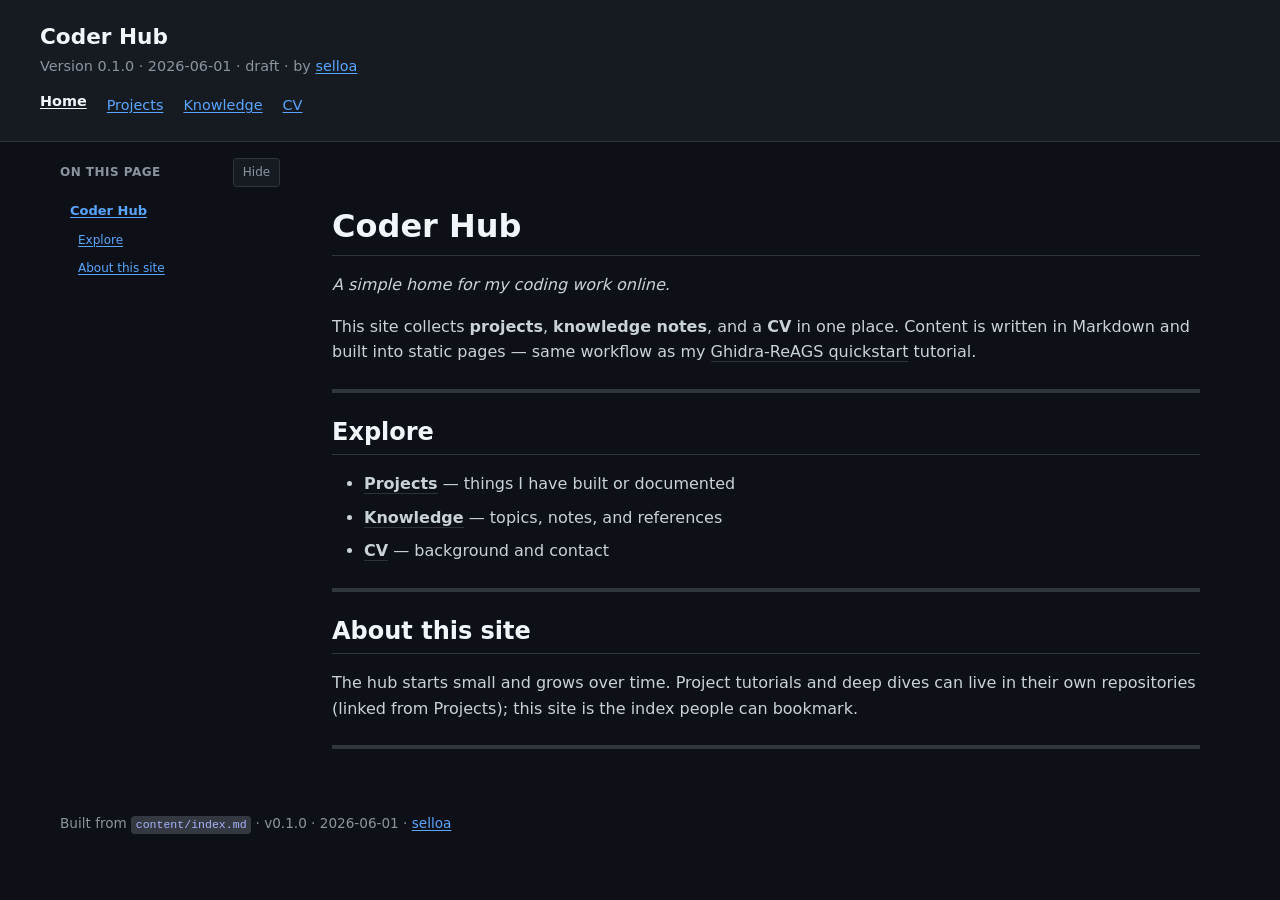
<file: index.html>
<!DOCTYPE html>
<html lang="en">
<head>
  <meta charset="UTF-8">
  <meta name="viewport" content="width=device-width, initial-scale=1.0">
  <meta name="color-scheme" content="dark">
  <title>Coder Hub</title>
  <meta name="description" content="Personal coding hub — projects, knowledge, and CV by selloa.">
  <link rel="icon" type="image/svg+xml" href="assets/favicon.svg">
  <link rel="stylesheet" href="assets/site.css">
</head>
<body class="markdown-export" data-theme="dark">
  <header class="site-header">
    <div class="wrap">
      <div id="google_translate_element" class="site-translate"></div>
      <h1>Coder Hub</h1>
      <p class="meta">Version 0.1.0 · 2026-06-01 · draft · by <a href="https://github.com/selloa" target="_blank" rel="noopener noreferrer">selloa</a></p>
    <nav class="site-topnav" aria-label="Site">
      <ul>
      <li><a href="index.html" aria-current="page">Home</a></li>
      <li><a href="projects/index.html">Projects</a></li>
      <li><a href="knowledge/index.html">Knowledge</a></li>
      <li><a href="cv/index.html">CV</a></li>
      </ul>
    </nav>
    </div>
  </header>
  <div class="site-layout">
    <button type="button" class="site-sidebar-show" id="sidebar-show" hidden aria-controls="site-sidebar" title="Show navigation">Show nav</button>
  <aside class="site-sidebar" id="site-sidebar" aria-label="Page sections">
    <div class="site-sidebar-header">
      <p class="site-sidebar-title">On this page</p>
      <button type="button" class="site-sidebar-toggle" id="sidebar-hide" aria-controls="site-sidebar" aria-expanded="true" title="Hide navigation">Hide</button>
    </div>
    <nav>
      <ul>
        <li class="sidebar-h1"><a href="#coder-hub">Coder Hub</a></li>
        <li class="sidebar-h2"><a href="#explore">Explore</a></li>
        <li class="sidebar-h2"><a href="#about-this-site">About this site</a></li>
      </ul>
    </nav>
  </aside>
    <main id="markview-container" class="markdown-body code-block-scroll">
    <h1 id="coder-hub">Coder Hub</h1>
    <p><em>A simple home for my coding work online.</em></p>
    <p>This site collects <strong>projects</strong>, <strong>knowledge notes</strong>, and a <strong>CV</strong> in one place. Content is written in Markdown and built into static pages — same workflow as my <a href="https://selloa.github.io/ghidra-reags-quickstart/" target="_blank" rel="noopener noreferrer">Ghidra-ReAGS quickstart</a> tutorial.</p>
    <hr>
    <h2 id="explore">Explore</h2>
    <ul>
    <li><strong><a href="projects/index.html">Projects</a></strong> — things I have built or documented</li>
    <li><strong><a href="knowledge/index.html">Knowledge</a></strong> — topics, notes, and references</li>
    <li><strong><a href="cv/index.html">CV</a></strong> — background and contact</li>
    </ul>
    <hr>
    <h2 id="about-this-site">About this site</h2>
    <p>The hub starts small and grows over time. Project tutorials and deep dives can live in their own repositories (linked from Projects); this site is the index people can bookmark.</p>
    <hr>
    </main>
  </div>
  <footer class="site-footer">
    <p>Built from <code>content/index.md</code> · v0.1.0 · 2026-06-01 · <a href="https://github.com/selloa" target="_blank" rel="noopener noreferrer">selloa</a></p>
  </footer>
  <a href="#" class="back-top" id="backTop" aria-label="Back to top">↑ Top</a>
  <script>
  (function () {
    var hideBtn = document.getElementById('sidebar-hide');
    var showBtn = document.getElementById('sidebar-show');
    var storageKey = 'coder-hub-sidebar-hidden-home';

    function setSidebarHidden(hidden) {
      document.body.classList.toggle('sidebar-hidden', hidden);
      if (hideBtn) hideBtn.setAttribute('aria-expanded', hidden ? 'false' : 'true');
      if (showBtn) showBtn.hidden = !hidden;
      try { localStorage.setItem(storageKey, hidden ? '1' : '0'); } catch (e) {}
    }

    try {
      if (localStorage.getItem(storageKey) === '1') setSidebarHidden(true);
    } catch (e) {}

    if (hideBtn) hideBtn.addEventListener('click', function () { setSidebarHidden(true); });
    if (showBtn) showBtn.addEventListener('click', function () { setSidebarHidden(false); });

    var backTop = document.getElementById('backTop');
    if (backTop) {
      window.addEventListener('scroll', function () {
        backTop.classList.toggle('visible', window.scrollY > 400);
      });
      backTop.addEventListener('click', function (e) {
        e.preventDefault();
        window.scrollTo({ top: 0, behavior: 'smooth' });
      });
    }
  })();
  </script>
  <script>
  function googleTranslateElementInit() {
    new google.translate.TranslateElement(
      { pageLanguage: 'en', includedLanguages: 'en,fr,it,de,es', layout: google.translate.TranslateElement.InlineLayout.HORIZONTAL },
      'google_translate_element'
    );
  }
  </script>
  <script src="https://translate.google.com/translate_a/element.js?cb=googleTranslateElementInit"></script>
</body>
</html>
</file>
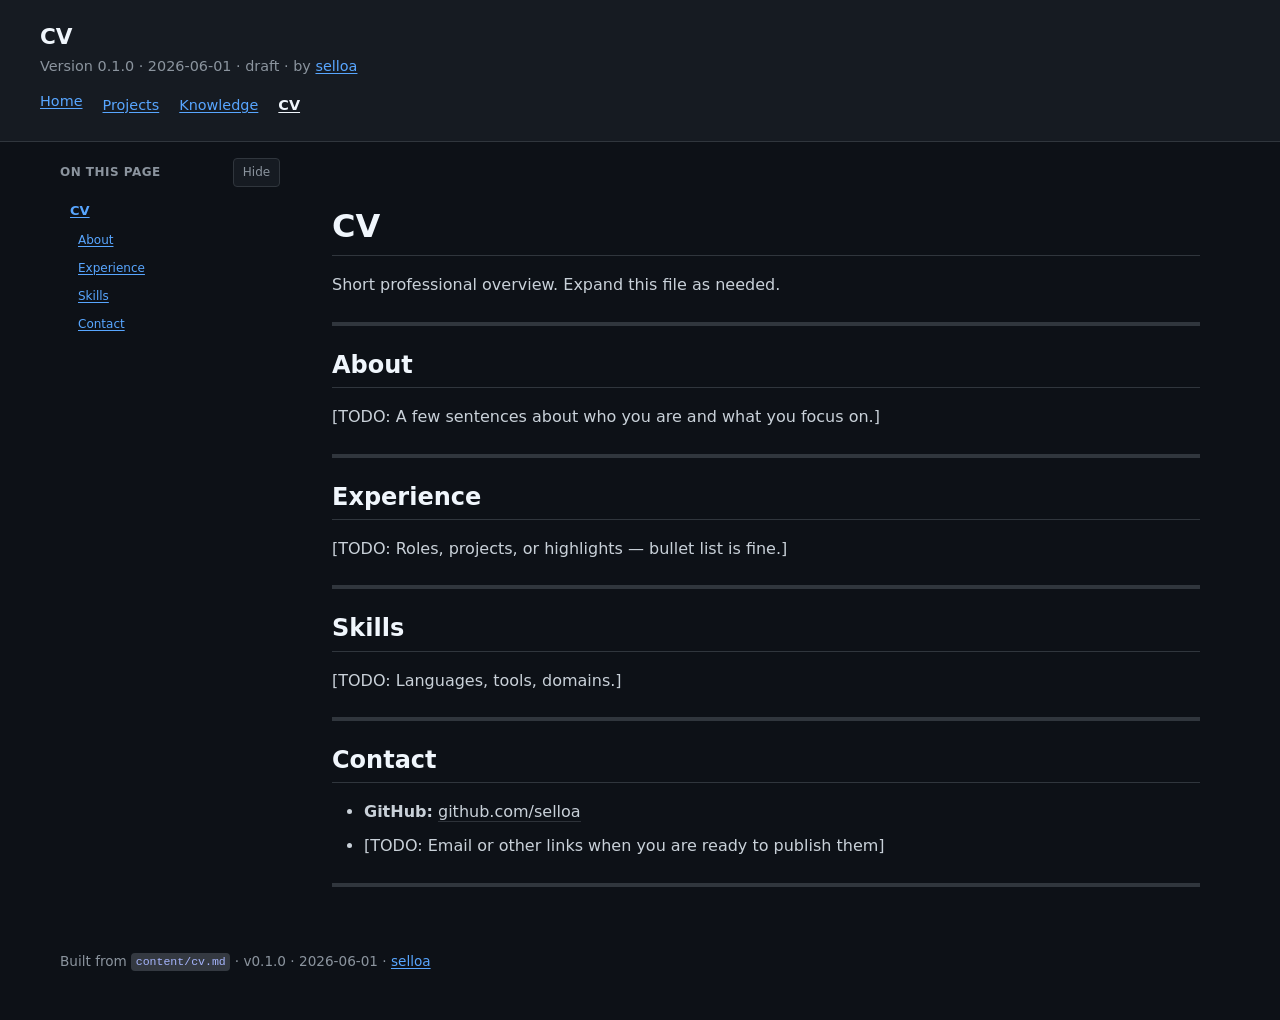
<file: cv/index.html>
<!DOCTYPE html>
<html lang="en">
<head>
  <meta charset="UTF-8">
  <meta name="viewport" content="width=device-width, initial-scale=1.0">
  <meta name="color-scheme" content="dark">
  <title>CV</title>
  <meta name="description" content="CV and contact — selloa.">
  <link rel="icon" type="image/svg+xml" href="../assets/favicon.svg">
  <link rel="stylesheet" href="../assets/site.css">
</head>
<body class="markdown-export" data-theme="dark">
  <header class="site-header">
    <div class="wrap">
      <div id="google_translate_element" class="site-translate"></div>
      <h1>CV</h1>
      <p class="meta">Version 0.1.0 · 2026-06-01 · draft · by <a href="https://github.com/selloa" target="_blank" rel="noopener noreferrer">selloa</a></p>
    <nav class="site-topnav" aria-label="Site">
      <ul>
      <li><a href="../index.html">Home</a></li>
      <li><a href="../projects/index.html">Projects</a></li>
      <li><a href="../knowledge/index.html">Knowledge</a></li>
      <li><a href="../cv/index.html" aria-current="page">CV</a></li>
      </ul>
    </nav>
    </div>
  </header>
  <div class="site-layout">
    <button type="button" class="site-sidebar-show" id="sidebar-show" hidden aria-controls="site-sidebar" title="Show navigation">Show nav</button>
  <aside class="site-sidebar" id="site-sidebar" aria-label="Page sections">
    <div class="site-sidebar-header">
      <p class="site-sidebar-title">On this page</p>
      <button type="button" class="site-sidebar-toggle" id="sidebar-hide" aria-controls="site-sidebar" aria-expanded="true" title="Hide navigation">Hide</button>
    </div>
    <nav>
      <ul>
        <li class="sidebar-h1"><a href="#cv">CV</a></li>
        <li class="sidebar-h2"><a href="#about">About</a></li>
        <li class="sidebar-h2"><a href="#experience">Experience</a></li>
        <li class="sidebar-h2"><a href="#skills">Skills</a></li>
        <li class="sidebar-h2"><a href="#contact">Contact</a></li>
      </ul>
    </nav>
  </aside>
    <main id="markview-container" class="markdown-body code-block-scroll">
    <h1 id="cv">CV</h1>
    <p>Short professional overview. Expand this file as needed.</p>
    <hr>
    <h2 id="about">About</h2>
    <p>[TODO: A few sentences about who you are and what you focus on.]</p>
    <hr>
    <h2 id="experience">Experience</h2>
    <p>[TODO: Roles, projects, or highlights — bullet list is fine.]</p>
    <hr>
    <h2 id="skills">Skills</h2>
    <p>[TODO: Languages, tools, domains.]</p>
    <hr>
    <h2 id="contact">Contact</h2>
    <ul>
    <li><strong>GitHub:</strong> <a href="https://github.com/selloa" target="_blank" rel="noopener noreferrer">github.com/selloa</a></li>
    <li>[TODO: Email or other links when you are ready to publish them]</li>
    </ul>
    <hr>
    </main>
  </div>
  <footer class="site-footer">
    <p>Built from <code>content/cv.md</code> · v0.1.0 · 2026-06-01 · <a href="https://github.com/selloa" target="_blank" rel="noopener noreferrer">selloa</a></p>
  </footer>
  <a href="#" class="back-top" id="backTop" aria-label="Back to top">↑ Top</a>
  <script>
  (function () {
    var hideBtn = document.getElementById('sidebar-hide');
    var showBtn = document.getElementById('sidebar-show');
    var storageKey = 'coder-hub-sidebar-hidden-cv';

    function setSidebarHidden(hidden) {
      document.body.classList.toggle('sidebar-hidden', hidden);
      if (hideBtn) hideBtn.setAttribute('aria-expanded', hidden ? 'false' : 'true');
      if (showBtn) showBtn.hidden = !hidden;
      try { localStorage.setItem(storageKey, hidden ? '1' : '0'); } catch (e) {}
    }

    try {
      if (localStorage.getItem(storageKey) === '1') setSidebarHidden(true);
    } catch (e) {}

    if (hideBtn) hideBtn.addEventListener('click', function () { setSidebarHidden(true); });
    if (showBtn) showBtn.addEventListener('click', function () { setSidebarHidden(false); });

    var backTop = document.getElementById('backTop');
    if (backTop) {
      window.addEventListener('scroll', function () {
        backTop.classList.toggle('visible', window.scrollY > 400);
      });
      backTop.addEventListener('click', function (e) {
        e.preventDefault();
        window.scrollTo({ top: 0, behavior: 'smooth' });
      });
    }
  })();
  </script>
  <script>
  function googleTranslateElementInit() {
    new google.translate.TranslateElement(
      { pageLanguage: 'en', includedLanguages: 'en,fr,it,de,es', layout: google.translate.TranslateElement.InlineLayout.HORIZONTAL },
      'google_translate_element'
    );
  }
  </script>
  <script src="https://translate.google.com/translate_a/element.js?cb=googleTranslateElementInit"></script>
</body>
</html>
</file>
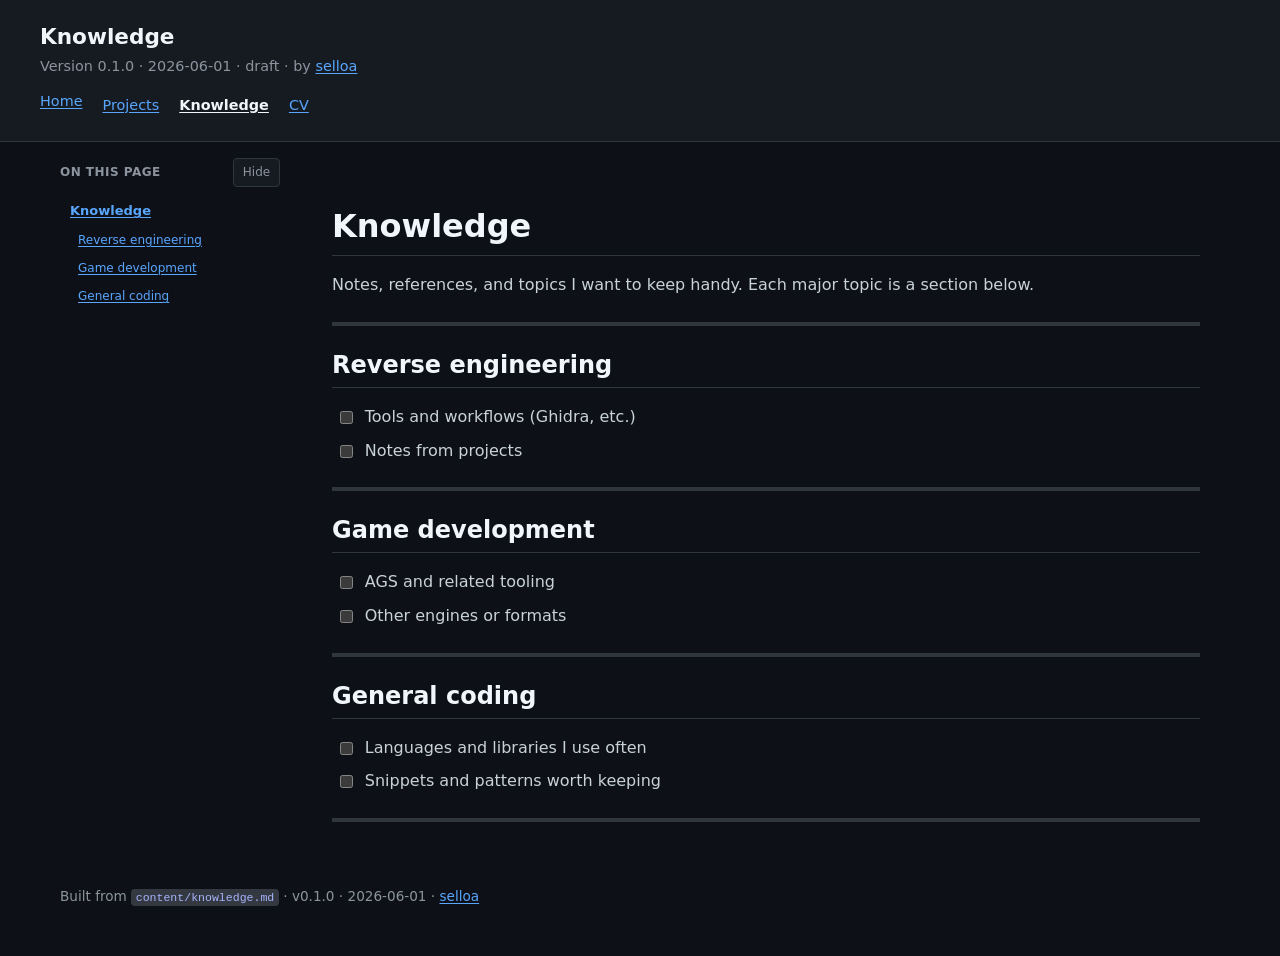
<file: knowledge/index.html>
<!DOCTYPE html>
<html lang="en">
<head>
  <meta charset="UTF-8">
  <meta name="viewport" content="width=device-width, initial-scale=1.0">
  <meta name="color-scheme" content="dark">
  <title>Knowledge</title>
  <meta name="description" content="Knowledge notes and topics by selloa.">
  <link rel="icon" type="image/svg+xml" href="../assets/favicon.svg">
  <link rel="stylesheet" href="../assets/site.css">
</head>
<body class="markdown-export" data-theme="dark">
  <header class="site-header">
    <div class="wrap">
      <div id="google_translate_element" class="site-translate"></div>
      <h1>Knowledge</h1>
      <p class="meta">Version 0.1.0 · 2026-06-01 · draft · by <a href="https://github.com/selloa" target="_blank" rel="noopener noreferrer">selloa</a></p>
    <nav class="site-topnav" aria-label="Site">
      <ul>
      <li><a href="../index.html">Home</a></li>
      <li><a href="../projects/index.html">Projects</a></li>
      <li><a href="../knowledge/index.html" aria-current="page">Knowledge</a></li>
      <li><a href="../cv/index.html">CV</a></li>
      </ul>
    </nav>
    </div>
  </header>
  <div class="site-layout">
    <button type="button" class="site-sidebar-show" id="sidebar-show" hidden aria-controls="site-sidebar" title="Show navigation">Show nav</button>
  <aside class="site-sidebar" id="site-sidebar" aria-label="Page sections">
    <div class="site-sidebar-header">
      <p class="site-sidebar-title">On this page</p>
      <button type="button" class="site-sidebar-toggle" id="sidebar-hide" aria-controls="site-sidebar" aria-expanded="true" title="Hide navigation">Hide</button>
    </div>
    <nav>
      <ul>
        <li class="sidebar-h1"><a href="#knowledge">Knowledge</a></li>
        <li class="sidebar-h2"><a href="#reverse-engineering">Reverse engineering</a></li>
        <li class="sidebar-h2"><a href="#game-development">Game development</a></li>
        <li class="sidebar-h2"><a href="#general-coding">General coding</a></li>
      </ul>
    </nav>
  </aside>
    <main id="markview-container" class="markdown-body code-block-scroll">
    <h1 id="knowledge">Knowledge</h1>
    <p>Notes, references, and topics I want to keep handy. Each major topic is a section below.</p>
    <hr>
    <h2 id="reverse-engineering">Reverse engineering</h2>
    <ul class="task-list">
    <li class="task-list-item"><input type="checkbox"> Tools and workflows (Ghidra, etc.)</li>
    <li class="task-list-item"><input type="checkbox"> Notes from projects</li>
    </ul>
    <hr>
    <h2 id="game-development">Game development</h2>
    <ul class="task-list">
    <li class="task-list-item"><input type="checkbox"> AGS and related tooling</li>
    <li class="task-list-item"><input type="checkbox"> Other engines or formats</li>
    </ul>
    <hr>
    <h2 id="general-coding">General coding</h2>
    <ul class="task-list">
    <li class="task-list-item"><input type="checkbox"> Languages and libraries I use often</li>
    <li class="task-list-item"><input type="checkbox"> Snippets and patterns worth keeping</li>
    </ul>
    <hr>
    </main>
  </div>
  <footer class="site-footer">
    <p>Built from <code>content/knowledge.md</code> · v0.1.0 · 2026-06-01 · <a href="https://github.com/selloa" target="_blank" rel="noopener noreferrer">selloa</a></p>
  </footer>
  <a href="#" class="back-top" id="backTop" aria-label="Back to top">↑ Top</a>
  <script>
  (function () {
    var hideBtn = document.getElementById('sidebar-hide');
    var showBtn = document.getElementById('sidebar-show');
    var storageKey = 'coder-hub-sidebar-hidden-knowledge';

    function setSidebarHidden(hidden) {
      document.body.classList.toggle('sidebar-hidden', hidden);
      if (hideBtn) hideBtn.setAttribute('aria-expanded', hidden ? 'false' : 'true');
      if (showBtn) showBtn.hidden = !hidden;
      try { localStorage.setItem(storageKey, hidden ? '1' : '0'); } catch (e) {}
    }

    try {
      if (localStorage.getItem(storageKey) === '1') setSidebarHidden(true);
    } catch (e) {}

    if (hideBtn) hideBtn.addEventListener('click', function () { setSidebarHidden(true); });
    if (showBtn) showBtn.addEventListener('click', function () { setSidebarHidden(false); });

    var backTop = document.getElementById('backTop');
    if (backTop) {
      window.addEventListener('scroll', function () {
        backTop.classList.toggle('visible', window.scrollY > 400);
      });
      backTop.addEventListener('click', function (e) {
        e.preventDefault();
        window.scrollTo({ top: 0, behavior: 'smooth' });
      });
    }
  })();
  </script>
  <script>
  function googleTranslateElementInit() {
    new google.translate.TranslateElement(
      { pageLanguage: 'en', includedLanguages: 'en,fr,it,de,es', layout: google.translate.TranslateElement.InlineLayout.HORIZONTAL },
      'google_translate_element'
    );
  }
  </script>
  <script src="https://translate.google.com/translate_a/element.js?cb=googleTranslateElementInit"></script>
</body>
</html>
</file>
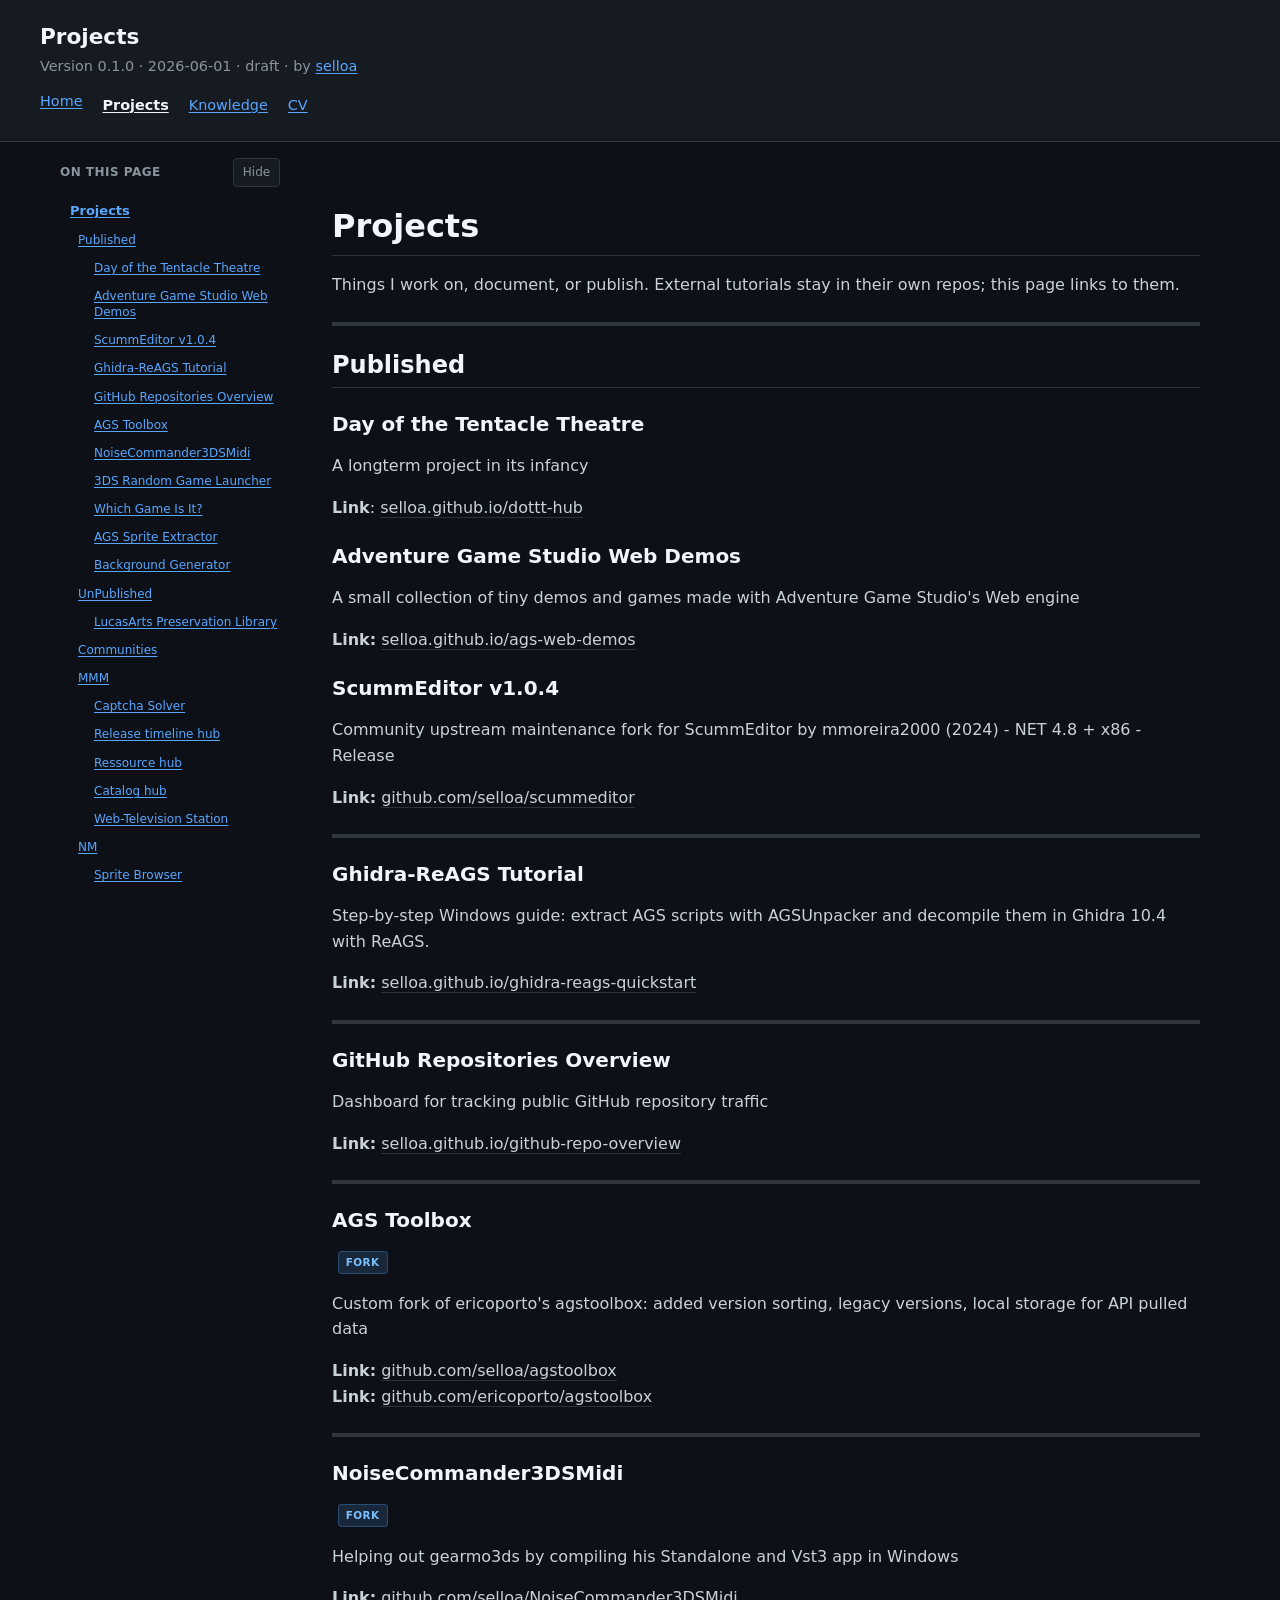
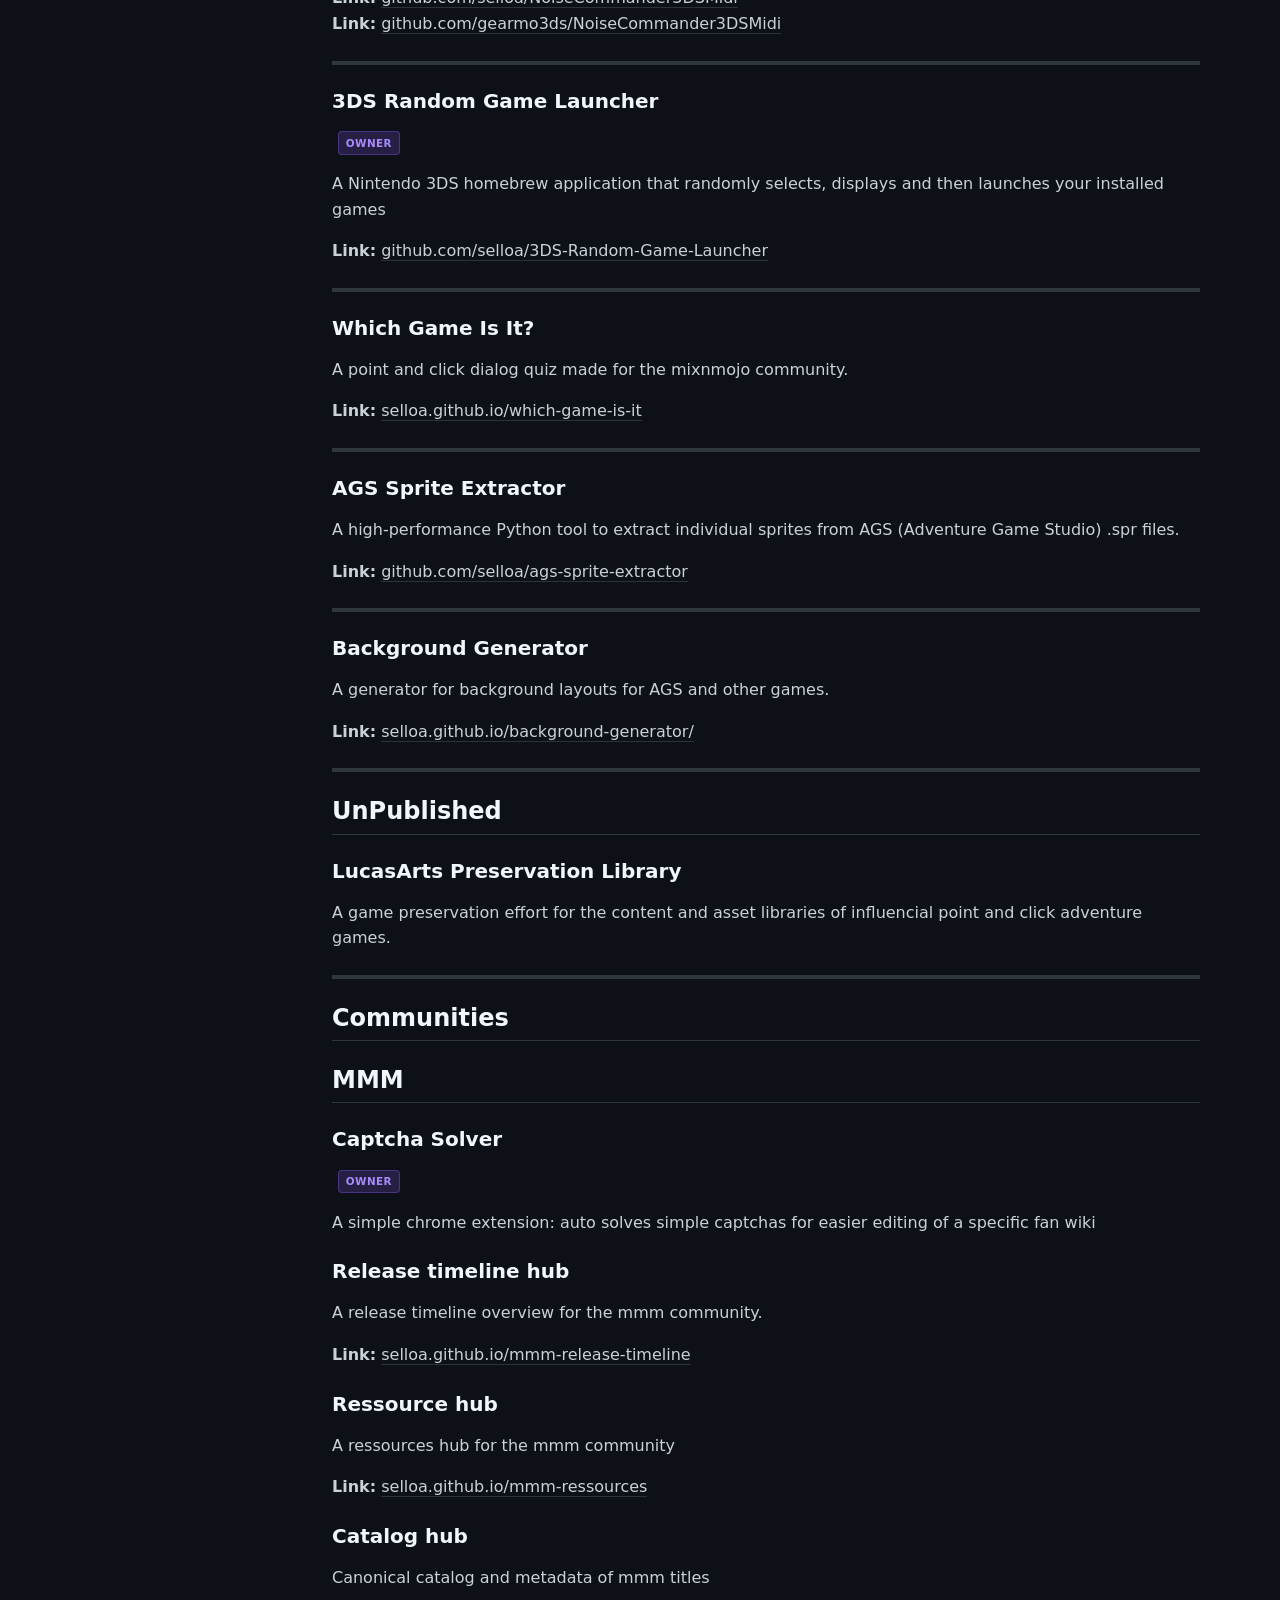
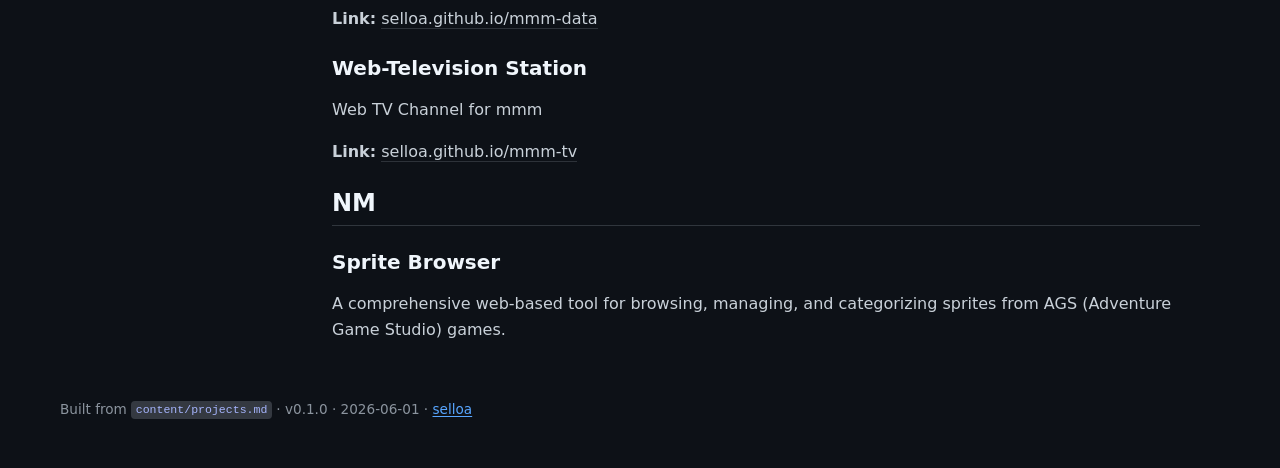
<file: projects/index.html>
<!DOCTYPE html>
<html lang="en">
<head>
  <meta charset="UTF-8">
  <meta name="viewport" content="width=device-width, initial-scale=1.0">
  <meta name="color-scheme" content="dark">
  <title>Projects</title>
  <meta name="description" content="Projects and tutorials by selloa.">
  <link rel="icon" type="image/svg+xml" href="../assets/favicon.svg">
  <link rel="stylesheet" href="../assets/site.css">
</head>
<body class="markdown-export" data-theme="dark">
  <header class="site-header">
    <div class="wrap">
      <div id="google_translate_element" class="site-translate"></div>
      <h1>Projects</h1>
      <p class="meta">Version 0.1.0 · 2026-06-01 · draft · by <a href="https://github.com/selloa" target="_blank" rel="noopener noreferrer">selloa</a></p>
    <nav class="site-topnav" aria-label="Site">
      <ul>
      <li><a href="../index.html">Home</a></li>
      <li><a href="../projects/index.html" aria-current="page">Projects</a></li>
      <li><a href="../knowledge/index.html">Knowledge</a></li>
      <li><a href="../cv/index.html">CV</a></li>
      </ul>
    </nav>
    </div>
  </header>
  <div class="site-layout">
    <button type="button" class="site-sidebar-show" id="sidebar-show" hidden aria-controls="site-sidebar" title="Show navigation">Show nav</button>
  <aside class="site-sidebar" id="site-sidebar" aria-label="Page sections">
    <div class="site-sidebar-header">
      <p class="site-sidebar-title">On this page</p>
      <button type="button" class="site-sidebar-toggle" id="sidebar-hide" aria-controls="site-sidebar" aria-expanded="true" title="Hide navigation">Hide</button>
    </div>
    <nav>
      <ul>
        <li class="sidebar-h1"><a href="#projects">Projects</a></li>
        <li class="sidebar-h2"><a href="#published">Published</a></li>
        <li class="sidebar-h3"><a href="#day-of-the-tentacle-theatre">Day of the Tentacle Theatre</a></li>
        <li class="sidebar-h3"><a href="#adventure-game-studio-web-demos">Adventure Game Studio Web Demos</a></li>
        <li class="sidebar-h3"><a href="#scummeditor-v104">ScummEditor v1.0.4</a></li>
        <li class="sidebar-h3"><a href="#ghidra-reags-tutorial">Ghidra-ReAGS Tutorial</a></li>
        <li class="sidebar-h3"><a href="#github-repositories-overview">GitHub Repositories Overview</a></li>
        <li class="sidebar-h3"><a href="#ags-toolbox">AGS Toolbox</a></li>
        <li class="sidebar-h3"><a href="#noisecommander3dsmidi">NoiseCommander3DSMidi</a></li>
        <li class="sidebar-h3"><a href="#3ds-random-game-launcher">3DS Random Game Launcher</a></li>
        <li class="sidebar-h3"><a href="#which-game-is-it">Which Game Is It?</a></li>
        <li class="sidebar-h3"><a href="#ags-sprite-extractor">AGS Sprite Extractor</a></li>
        <li class="sidebar-h3"><a href="#background-generator">Background Generator</a></li>
        <li class="sidebar-h2"><a href="#unpublished">UnPublished</a></li>
        <li class="sidebar-h3"><a href="#lucasarts-preservation-library">LucasArts Preservation Library</a></li>
        <li class="sidebar-h2"><a href="#communities">Communities</a></li>
        <li class="sidebar-h2"><a href="#mmm">MMM</a></li>
        <li class="sidebar-h3"><a href="#captcha-solver">Captcha Solver</a></li>
        <li class="sidebar-h3"><a href="#release-timeline-hub">Release timeline hub</a></li>
        <li class="sidebar-h3"><a href="#ressource-hub">Ressource hub</a></li>
        <li class="sidebar-h3"><a href="#catalog-hub">Catalog hub</a></li>
        <li class="sidebar-h3"><a href="#web-television-station">Web-Television Station</a></li>
        <li class="sidebar-h2"><a href="#nm">NM</a></li>
        <li class="sidebar-h3"><a href="#sprite-browser">Sprite Browser</a></li>
      </ul>
    </nav>
  </aside>
    <main id="markview-container" class="markdown-body code-block-scroll">
    <h1 id="projects">Projects</h1>
    <p>Things I work on, document, or publish. External tutorials stay in their own repos; this page links to them.</p>
    <hr>
    <h2 id="published">Published</h2>
    <h3 id="day-of-the-tentacle-theatre">Day of the Tentacle Theatre</h3>
    <p>A longterm project in its infancy</p>
    <p><strong>Link</strong>: <a href="https://selloa.github.io/dottt-hub/" target="_blank" rel="noopener noreferrer">selloa.github.io/dottt-hub</a></p>
    <h3 id="adventure-game-studio-web-demos">Adventure Game Studio Web Demos</h3>
    <p>A small collection of tiny demos and games made with Adventure Game Studio's  Web engine</p>
    <p><strong>Link:</strong> <a href="[https://selloa.github.io/ags-web-demos/">selloa.github.io/ags-web-demos</a></p>
    <h3 id="scummeditor-v104">ScummEditor v1.0.4</h3>
    <p>Community upstream maintenance fork for ScummEditor by mmoreira2000 (2024) - NET 4.8 + x86 - Release</p>
    <p><strong>Link:</strong> <a href="https://github.com/selloa/scummeditor" target="_blank" rel="noopener noreferrer">github.com/selloa/scummeditor</a></p>
    <hr>
    <h3 id="ghidra-reags-tutorial">Ghidra-ReAGS Tutorial</h3>
    <p>Step-by-step Windows guide: extract AGS scripts with AGSUnpacker and decompile them in Ghidra 10.4 with ReAGS.</p>
    <p><strong>Link:</strong> <a href="https://selloa.github.io/ghidra-reags-quickstart/" target="_blank" rel="noopener noreferrer">selloa.github.io/ghidra-reags-quickstart</a></p>
    <hr>
    <h3 id="github-repositories-overview">GitHub Repositories Overview</h3>
    <p>Dashboard for tracking public GitHub repository traffic</p>
    <p><strong>Link:</strong> <a href="https://selloa.github.io/github-repo-overview/" target="_blank" rel="noopener noreferrer">selloa.github.io/github-repo-overview</a></p>
    <hr>
    <h3 id="ags-toolbox">AGS Toolbox</h3>
    <p><span class="tag-badge tag-fork">fork</span></p>
    <p>Custom fork of ericoporto's agstoolbox: added version sorting, legacy versions, local storage for API pulled data</p>
    <p><strong>Link:</strong> <a href="https://github.com/selloa/agstoolbox/" target="_blank" rel="noopener noreferrer">github.com/selloa/agstoolbox</a><br>
    <strong>Link:</strong> <a href="https://github.com/ericoporto/agstoolbox" target="_blank" rel="noopener noreferrer">github.com/ericoporto/agstoolbox</a></p>
    <hr>
    <h3 id="noisecommander3dsmidi">NoiseCommander3DSMidi</h3>
    <p><span class="tag-badge tag-fork">fork</span></p>
    <p>Helping out gearmo3ds by compiling his Standalone and Vst3 app in Windows</p>
    <p><strong>Link:</strong> <a href="https://github.com/selloa/NoiseCommander3DSMidi/" target="_blank" rel="noopener noreferrer">github.com/selloa/NoiseCommander3DSMidi</a><br>
    <strong>Link:</strong> <a href="https://github.com/gearmo3ds/NoiseCommander3DSMidi/" target="_blank" rel="noopener noreferrer">github.com/gearmo3ds/NoiseCommander3DSMidi</a></p>
    <hr>
    <h3 id="3ds-random-game-launcher">3DS Random Game Launcher</h3>
    <p><span class="tag-badge tag-owner">owner</span></p>
    <p>A Nintendo 3DS homebrew application that randomly selects, displays and then launches your installed games</p>
    <p><strong>Link:</strong> <a href="https://github.com/selloa/3DS-Random-Game-Launcher/" target="_blank" rel="noopener noreferrer">github.com/selloa/3DS-Random-Game-Launcher</a></p>
    <hr>
    <h3 id="which-game-is-it">Which Game Is It?</h3>
    <p>A point and click dialog quiz made for the mixnmojo community.</p>
    <p><strong>Link:</strong> <a href="https://selloa.github.io/which-game-is-it/" target="_blank" rel="noopener noreferrer">selloa.github.io/which-game-is-it</a></p>
    <hr>
    <h3 id="ags-sprite-extractor">AGS Sprite Extractor</h3>
    <p>A high-performance Python tool to extract individual sprites from AGS (Adventure Game Studio) .spr files.</p>
    <p><strong>Link:</strong> <a href="https://github.com/selloa/ags-sprite-extractor" target="_blank" rel="noopener noreferrer">github.com/selloa/ags-sprite-extractor</a></p>
    <hr>
    <h3 id="background-generator">Background Generator</h3>
    <p>A generator for background layouts for AGS and other games.</p>
    <p><strong>Link:</strong> <a href="https://selloa.github.io/background-generator/" target="_blank" rel="noopener noreferrer">selloa.github.io/background-generator/</a></p>
    <hr>
    <h2 id="unpublished">UnPublished</h2>
    <h3 id="lucasarts-preservation-library">LucasArts Preservation Library</h3>
    <p>A game preservation effort for the content and asset libraries of influencial point and click adventure games.</p>
    <hr>
    <h2 id="communities">Communities</h2>
    <h2 id="mmm">MMM</h2>
    <h3 id="captcha-solver">Captcha Solver</h3>
    <p><span class="tag-badge tag-owner">owner</span></p>
    <p>A simple chrome extension: auto solves simple captchas for easier editing of a specific fan wiki</p>
    <h3 id="release-timeline-hub">Release timeline hub</h3>
    <p>A release timeline overview for the mmm community.</p>
    <p><strong>Link:</strong> <a href="https://selloa.github.io/mmm-release-timeline/" target="_blank" rel="noopener noreferrer">selloa.github.io/mmm-release-timeline</a></p>
    <h3 id="ressource-hub">Ressource hub</h3>
    <p>A ressources hub for the mmm community</p>
    <p><strong>Link:</strong> <a href="https://selloa.github.io/mmm-ressources/" target="_blank" rel="noopener noreferrer">selloa.github.io/mmm-ressources</a></p>
    <h3 id="catalog-hub">Catalog hub</h3>
    <p>Canonical catalog and metadata of mmm titles</p>
    <p><strong>Link:</strong> <a href="https://selloa.github.io/mmm-data/" target="_blank" rel="noopener noreferrer">selloa.github.io/mmm-data</a></p>
    <h3 id="web-television-station">Web-Television Station</h3>
    <p>Web TV Channel for mmm</p>
    <p><strong>Link:</strong> <a href="https://selloa.github.io/mmm-tv/" target="_blank" rel="noopener noreferrer">selloa.github.io/mmm-tv</a></p>
    <h2 id="nm">NM</h2>
    <h3 id="sprite-browser">Sprite Browser</h3>
    <p>A comprehensive web-based tool for browsing, managing, and categorizing sprites from AGS (Adventure Game Studio) games.</p>
    </main>
  </div>
  <footer class="site-footer">
    <p>Built from <code>content/projects.md</code> · v0.1.0 · 2026-06-01 · <a href="https://github.com/selloa" target="_blank" rel="noopener noreferrer">selloa</a></p>
  </footer>
  <a href="#" class="back-top" id="backTop" aria-label="Back to top">↑ Top</a>
  <script>
  (function () {
    var hideBtn = document.getElementById('sidebar-hide');
    var showBtn = document.getElementById('sidebar-show');
    var storageKey = 'coder-hub-sidebar-hidden-projects';

    function setSidebarHidden(hidden) {
      document.body.classList.toggle('sidebar-hidden', hidden);
      if (hideBtn) hideBtn.setAttribute('aria-expanded', hidden ? 'false' : 'true');
      if (showBtn) showBtn.hidden = !hidden;
      try { localStorage.setItem(storageKey, hidden ? '1' : '0'); } catch (e) {}
    }

    try {
      if (localStorage.getItem(storageKey) === '1') setSidebarHidden(true);
    } catch (e) {}

    if (hideBtn) hideBtn.addEventListener('click', function () { setSidebarHidden(true); });
    if (showBtn) showBtn.addEventListener('click', function () { setSidebarHidden(false); });

    var backTop = document.getElementById('backTop');
    if (backTop) {
      window.addEventListener('scroll', function () {
        backTop.classList.toggle('visible', window.scrollY > 400);
      });
      backTop.addEventListener('click', function (e) {
        e.preventDefault();
        window.scrollTo({ top: 0, behavior: 'smooth' });
      });
    }
  })();
  </script>
  <script>
  function googleTranslateElementInit() {
    new google.translate.TranslateElement(
      { pageLanguage: 'en', includedLanguages: 'en,fr,it,de,es', layout: google.translate.TranslateElement.InlineLayout.HORIZONTAL },
      'google_translate_element'
    );
  }
  </script>
  <script src="https://translate.google.com/translate_a/element.js?cb=googleTranslateElementInit"></script>
</body>
</html>
</file>
<file: assets/site.css>
* { margin: 0; padding: 0; box-sizing: border-box; }

body {
  font-family: system-ui, -apple-system, BlinkMacSystemFont, 'Segoe UI', Roboto, 'Helvetica Neue', Arial, sans-serif;
  font-size: 16px;
  line-height: 1.6;
  color: #333;
  background: white;
}

.markdown-body {
  margin: 0 auto;
  padding: 40px 20px;
}

h1, h2, h3, h4, h5, h6 {
  margin: 24px 0 16px;
  font-weight: 600;
  line-height: 1.25;
}

h1 { font-size: 2em; }
h2 { font-size: 1.5em; border-bottom: 1px solid #eaecef; padding-bottom: 0.3em; }
h3 { font-size: 1.25em; }
h4 { font-size: 1em; }
h5 { font-size: 0.875em; }
h6 { font-size: 0.85em; color: #6a737d; }

p { margin: 0 0 16px; }

a { color: #4f6fe8; text-decoration: underline; text-underline-offset: 2px; text-decoration-thickness: 1px; }
a:hover { text-decoration-thickness: 2px; }

strong { font-weight: 600; }
em { font-style: italic; }

/* <mark> (==text==) and <ins> (++text++) — mirror src/styles/content/markdown-extended.css.
   Palette tokens are resolved per-theme via resolveCSSVariables() + css-themes.ts.
   The :not() exclusions prevent this default from overriding annotation highlight
   colors — live DOM uses .markview-annotation-highlight (stripped during export),
   and the export path wraps annotations in .markview-export-highlight. */
mark:not(.markview-annotation-highlight):not(.markview-export-highlight) {
  background-color: rgba(234, 179, 8, 0.28);
  color: #713f12;
  padding: 2px 4px;
  border-radius: 2px;
}

ins {
  text-decoration: none;
  background-color: rgba(16, 185, 129, 0.24);
  color: #064e3b;
  padding: 2px 4px;
  border-radius: 2px;
}

code {
  padding: 0.2em 0.4em;
  margin: 0;
  font-size: 85%;
  background-color: #f6f8fa;
  border-radius: 4px;
  font-family: 'SF Mono', 'Monaco', 'Menlo', 'Consolas', 'Liberation Mono', 'Courier New', monospace;
  color: #5a6fd6;
}

pre {
  padding: 16px;
  overflow: auto;
  font-family: 'SF Mono', 'Monaco', 'Menlo', 'Consolas', 'Liberation Mono', 'Courier New', monospace;
  font-size: 14px;
  line-height: 1.45;
  background-color: #f6f8fa;
  border-radius: 6px;
  margin: 0 0 16px;
}

pre code {
  display: inline;
  padding: 0;
  margin: 0;
  overflow: visible;
  font-size: 1em;
  line-height: inherit;
  background-color: transparent;
  color: inherit;
}

img {
  max-width: 100%;
  height: auto;
  margin: 16px 0;
}

blockquote {
  padding: 0 1em;
  color: #6a737d;
  border-left: 0.25em solid #dfe2e5;
  margin: 0 0 16px;
}

ul, ol {
  padding-left: 2em;
  margin: 0 0 16px;
}

li { margin-bottom: 8px; }

table {
  border-collapse: collapse;
  width: 100%;
  max-width: 100%;
  margin: 0 0 16px;
  display: block;
  overflow-x: auto;
}

thead, tbody, tfoot { display: table-row-group; }
tr { display: table-row; }
th, td { display: table-cell; }

th, td {
  padding: 6px 13px;
  border: 1px solid #dfe2e5;
}

th { background-color: #f6f8fa; font-weight: 600; }

hr {
  height: 0;
  margin: 24px 0;
  padding: 0;
  border: none;
  border-top: 1px solid #dfe2e5;
}

/* ========== Task Lists ========== */
input[type="checkbox"] {
  margin-right: 0.5em;
  vertical-align: middle;
}

li.task-list-item {
  list-style-type: none;
  margin-left: -1.5em;
}

/* ========== Details/Summary ========== */
details {
  margin: 16px 0;
  padding: 8px 16px;
  background: #f6f8fa;
  border-radius: 6px;
}

summary {
  cursor: pointer;
  font-weight: 600;
  padding: 8px 0;
}

details[open] summary {
  margin-bottom: 8px;
}

/* ========== Footnotes ========== */
.footnotes {
  margin-top: 32px;
  padding-top: 16px;
  border-top: 1px solid #eaecef;
  font-size: 0.9em;
}

.footnotes ol {
  padding-left: 1.5em;
}

.footnote-ref {
  font-size: 0.75em;
  vertical-align: super;
}

  

/* Inline code styling */
code {
  background: #f6f8fa !important;
  padding: 0.2em 0.4em !important;
  border-radius: 4px !important;
  font-family: 'SF Mono', 'Monaco', 'Menlo', 'Consolas', 'Liberation Mono', 'Courier New', monospace !important;
  font-size: 85% !important;
  color: #5a6fd6 !important;
}

/* Reset code styles inside pre blocks — must undo inline-code overrides */
pre code {
  background: transparent !important;
  padding: 0 !important;
  font-size: 1em !important;
  color: #24292e !important;
}

/* Link styling */
a {
  color: #4f6fe8 !important;
  text-decoration: underline !important;
  text-underline-offset: 2px !important;
  text-decoration-thickness: 1px !important;
}

a:hover {
  color: #4f6fe8 !important;
  text-decoration-thickness: 2px !important;
}

/* Code block wrapper with gray background */
.markview-code-block-wrapper {
  position: relative;
  margin: 1em 0;
  background: #f6f8fa;
  border: 1px solid #e1e4e8;
  border-radius: 6px;
  padding: 16px;
  overflow-x: auto;
}

.markview-code-block-wrapper pre {
  margin: 0;
  background: transparent;
  border: none;
  overflow-x: auto;
}

.markview-code-block-wrapper code {
  font-family: 'SF Mono', 'Monaco', 'Menlo', 'Consolas', 'Liberation Mono', 'Courier New', monospace !important;
  font-size: 14px !important;
  white-space: pre;
  word-wrap: normal;
  overflow-wrap: normal;
}

/* Syntax Highlighting - Resolved for light theme */
.hljs {
  display: block;
  overflow-x: auto;
  font-family: 'SF Mono', 'Monaco', 'Menlo', 'Consolas', 'Liberation Mono', 'Courier New', monospace !important;
  font-size: 14px !important;
  color: #24292e !important;
  background: transparent !important;
  white-space: pre;
}

/* Comments */
.hljs-comment, .hljs-quote {
  color: #6a737d !important;
  font-style: italic;
}

/* Keywords */
.hljs-keyword {
  color: #6f42c1 !important;
}

/* Built-ins and special keywords */
.hljs-built_in, .hljs-selector-tag {
  color: #6f42c1 !important;
}

/* Types and classes */
.hljs-type, .hljs-class {
  color: #005cc5 !important;
}

/* Strings */
.hljs-string, .hljs-attribute {
  color: #d73a49 !important;
}

/* Template strings */
.hljs-template-tag, .hljs-template-variable, .hljs-subst {
  color: #d73a49 !important;
}

/* Numbers and literals */
.hljs-number, .hljs-literal {
  color: #22863a !important;
}

/* Functions */
.hljs-function, .hljs-title.function_, .hljs-title.function {
  color: #0366d6 !important;
}

/* Class names */
.hljs-title.class_, .hljs-class .hljs-title {
  color: #005cc5 !important;
}

/* Properties and attributes */
.hljs-property, .hljs-attr {
  color: #005cc5 !important;
}

/* Variables */
.hljs-variable, .hljs-params {
  color: #24292e !important;
}

/* Special variables (this, self) */
.hljs-variable.language_ {
  color: #6f42c1 !important;
}

/* Operators */
.hljs-operator {
  color: #6f42c1 !important;
}

/* Punctuation */
.hljs-punctuation {
  color: #24292e !important;
}

/* Symbols */
.hljs-symbol, .hljs-bullet {
  color: #0366d6 !important;
}

/* HTML tags */
.hljs-tag, .hljs-name {
  color: #0366d6 !important;
}

/* Titles and sections */
.hljs-title, .hljs-section {
  color: #0366d6 !important;
}

/* Links */
.hljs-link {
  color: #005cc5 !important;
  text-decoration: underline;
}

/* Regex */
.hljs-regexp, .hljs-selector-attr, .hljs-selector-pseudo {
  color: #d73a49 !important;
}

/* Meta and annotations */
.hljs-meta, .hljs-meta .hljs-keyword {
  color: #6f42c1 !important;
}

.hljs-meta .hljs-string {
  color: #d73a49 !important;
}

/* Doctags */
.hljs-doctag {
  color: #005cc5 !important;
}

/* Diff additions */
.hljs-addition {
  background-color: rgba(34, 134, 58, 0.15);
  color: #22863a !important;
}

/* Diff deletions */
.hljs-deletion {
  background-color: rgba(215, 58, 73, 0.15);
  color: #d73a49 !important;
}

/* Emphasis */
.hljs-emphasis {
  font-style: italic;
}

/* Strong */
.hljs-strong {
  font-weight: 700;
}

/* ========== Blockquote Styles ========== */
blockquote {
  margin: 16px 0;
  padding: 0 1em;
  color: #57606a;
  border-left: 4px solid #e1e4e8;
  background: rgba(208, 215, 222, 0.1);
  border-radius: 3px;
}

blockquote > :first-child {
  margin-top: 0;
}

blockquote > :last-child {
  margin-bottom: 0;
}

/* ========== Typography Spacing ========== */
p {
  margin-top: 0;
  margin-bottom: 16px;
}

h1, h2, h3, h4, h5, h6 {
  margin-top: 24px;
  margin-bottom: 16px;
  font-weight: 600;
  line-height: 1.25;
}

h1 {
  padding-bottom: 0.3em;
  font-size: 2em;
  border-bottom: 1px solid #e1e4e8;
}

h2 {
  padding-bottom: 0.3em;
  font-size: 1.5em;
  border-bottom: 1px solid #e1e4e8;
}

h3 {
  font-size: 1.25em;
}

h4 {
  font-size: 1em;
}

h5 {
  font-size: 0.875em;
}

h6 {
  font-size: 0.85em;
  color: #57606a;
}

ul, ol {
  margin-top: 0;
  margin-bottom: 16px;
  padding-left: 2em;
}

li + li {
  margin-top: 0.25em;
}

hr {
  height: 0.25em;
  padding: 0;
  margin: 24px 0;
  background-color: #e1e4e8;
  border: 0;
}


/* ========== Table Styles ========== */
table {
  border-collapse: collapse;
  border-spacing: 0;
  width: 100%;
  margin: 16px 0;
  overflow: auto;
  display: block;
  color: #24292e;
}

table thead {
  background: #f6f8fa;
}

table th {
  font-weight: 600;
  padding: 6px 13px;
  border: 1px solid #e1e4e8;
  text-align: left;
  color: #24292e;
}

table td {
  padding: 6px 13px;
  border: 1px solid #e1e4e8;
  color: #24292e;
}

table tr {
  background: #ffffff;
  border-top: 1px solid #e1e4e8;
}

table tr:nth-child(2n) {
  background: #f6f8fa;
}
  
/* KaTeX CSS omitted - no math equations */

@media print {
  /* Reset body for print */
  body {
    margin: 0;
    padding: 0;
    background: white !important;
    color: black !important;
  }

  .site-sidebar {
    display: none !important;
  }

  .site-sidebar-show {
    display: none !important;
  }

  .back-top {
    display: none !important;
  }

  .site-layout {
    display: block;
    max-width: none;
    padding: 0;
  }

  /* Container optimization */
  .markdown-body {
    max-width: none !important;
    width: auto !important;
    margin: 0 !important;
    padding: 15px !important;
    background: white !important;
    color: black !important;
    box-sizing: border-box !important;
  }

  /* Page setup */
  @page {
    size: A4;
    margin: 15mm 10mm;
  }

  /* Table optimization */
  table {
    display: table !important;
    table-layout: auto !important;
    width: calc(100% - 4px) !important;
    max-width: 100% !important;
    page-break-inside: auto;
    box-sizing: border-box !important;
  }

  table thead { page-break-after: avoid; }
  table tr { page-break-inside: avoid; }

  table th, table td {
    padding: 4px 6px !important;
    font-size: 10px !important;
    line-height: 1.3 !important;
    border: 1px solid #dfe2e5 !important;
  }

  /* Code block optimization */
  .markview-code-block-wrapper {
    page-break-inside: auto;
    overflow: visible !important;
    border: 1px solid #e1e4e8 !important;
    background: #f6f8fa !important;
    padding: 12px !important;
    margin: 0.5em 0 !important;
    width: auto !important;
    max-width: 100% !important;
    box-sizing: border-box !important;
  }

  .markview-code-block-wrapper pre {
    border: none !important;
    background: transparent !important;
    padding: 0 !important;
    margin: 0 !important;
    overflow: visible !important;
    font-size: 10px !important;
  }

  .markview-code-block-wrapper code,
  pre code {
    white-space: pre-wrap !important;
    word-wrap: break-word !important;
    overflow-wrap: break-word !important;
    font-size: 10px !important;
  }

  /* Standalone pre (not in wrapper) */
  pre:not(.markview-code-block-wrapper pre) {
    border: 1px solid #e1e4e8 !important;
    background: #f6f8fa !important;
    font-size: 10px !important;
    padding: 12px !important;
    page-break-inside: auto;
    overflow: visible !important;
  }

  /* Image optimization */
  img {
    max-width: 100%;
    page-break-inside: avoid;
  }

  /* Remove effects */
  * {
    box-shadow: none !important;
    transition: none !important;
    animation: none !important;
  }

  /* Hide UI elements */
  .markview-copy-button,
  .markview-external-link-indicator,
  .markview-language-label {
    display: none !important;
  }

  /* Remove link underlines for print */
  a {
    text-decoration: none !important;
  }
}
  

/* On-screen rendering for the exported TOC block. Subdued so the TOC
   feels like document front matter, not a primary navigation widget. */
#markview-container .markview-print-toc {
  margin: 0 0 2em 0;
  padding: 1em 1.25em;
  border: 1px solid #e1e4e8;
  border-radius: 6px;
  background: #f9f9fb;
  color: #24292e;
}
#markview-container .markview-print-toc-title {
  margin: 0 0 0.75em 0;
  padding: 0 0 0.5em 0;
  font-size: 1.25em;
  font-weight: 700;
  border-bottom: 1px solid #e1e4e8;
}
#markview-container .markview-print-toc-list {
  list-style: none;
  margin: 0;
  padding: 0;
  columns: 1;
}
#markview-container .markview-print-toc-list li {
  margin: 0 0 0.2em 0;
  padding: 0;
  list-style: none;
}
#markview-container .markview-print-toc-list li[data-level='1'] {
  padding-left: 0;
  font-weight: 600;
  margin-top: 0.5em;
}
#markview-container .markview-print-toc-list li[data-level='2'] { padding-left: 1.5em; }
#markview-container .markview-print-toc-list li[data-level='3'] { padding-left: 3em; }
#markview-container .markview-print-toc-list li[data-level='4'] { padding-left: 4.5em; }
#markview-container .markview-print-toc-list li[data-level='5'] { padding-left: 6em; }
#markview-container .markview-print-toc-list li[data-level='6'] { padding-left: 7.5em; }
#markview-container .markview-print-toc-list a {
  color: #24292e !important;
  text-decoration: none !important;
}
#markview-container .markview-print-toc-list a:hover {
  text-decoration: underline !important;
  text-decoration-thickness: 1px !important;
}

@media print {
  /* Print rendering mirrors src/styles/content/print.css (.markview-print-toc*).
     Keep in sync. */
  #markview-container .markview-print-toc {
    margin: 0 !important;
    padding: 0 !important;
    border: none !important;
    background: white !important;
    page-break-after: always;
    break-after: page;
    color: black !important;
    font-size: 11pt !important;
    line-height: 1.5 !important;
    print-color-adjust: exact !important;
    -webkit-print-color-adjust: exact !important;
  }
  #markview-container .markview-print-toc-title {
    margin: 0 0 12pt 0 !important;
    padding: 0 0 6pt 0 !important;
    font-size: 18pt !important;
    font-weight: 700 !important;
    color: black !important;
    border-bottom: 1px solid #e1e4e8 !important;
    page-break-after: avoid;
    break-after: avoid;
  }
  #markview-container .markview-print-toc-list {
    list-style: none !important;
    margin: 0 !important;
    padding: 0 !important;
    columns: 1 !important;
  }
  #markview-container .markview-print-toc-list li {
    margin: 0 0 2pt 0 !important;
    padding: 0 !important;
    page-break-inside: avoid;
    break-inside: avoid;
    list-style: none !important;
  }
  #markview-container .markview-print-toc-list li[data-level='1'] {
    padding-left: 0 !important;
    font-weight: 600 !important;
    margin-top: 6pt !important;
  }
  #markview-container .markview-print-toc-list li[data-level='2'] { padding-left: 1.5em !important; }
  #markview-container .markview-print-toc-list li[data-level='3'] { padding-left: 3em !important; }
  #markview-container .markview-print-toc-list li[data-level='4'] { padding-left: 4.5em !important; }
  #markview-container .markview-print-toc-list li[data-level='5'] { padding-left: 6em !important; }
  #markview-container .markview-print-toc-list li[data-level='6'] { padding-left: 7.5em !important; }
  #markview-container .markview-print-toc-list a {
    color: black !important;
    text-decoration: none !important;
    print-color-adjust: exact !important;
    -webkit-print-color-adjust: exact !important;
  }
}
  

/* Code Block Display Mode Styles */
#markview-container.code-block-wrap pre code {
  white-space: pre-wrap !important;
  word-wrap: break-word !important;
  overflow-x: visible !important;
}

#markview-container.code-block-scroll pre code {
  white-space: pre !important;
  overflow-x: auto !important;
}


/* GitHub Alerts CSS omitted - no alerts */
/* Custom Containers CSS omitted - no custom containers */
/* Definition Lists CSS omitted - no definition lists */
/* Mintlify CSS omitted - no Mintlify components */
/* Front Matter Card CSS omitted - no front matter */

/* Site header & footer (build.py) */
header.site-header {
  border-bottom: 1px solid #d8d8d8;
  background: #f7f7f8;
  padding: 1rem 1.5rem;
}
header.site-header .wrap {
  max-width: 1200px;
  margin: 0 auto;
}
header.site-header h1 {
  margin: 0 0 0.25rem;
  font-size: 1.35rem;
  font-weight: 600;
  color: #1a1a1a;
  border: none;
  padding: 0;
}
header.site-header .meta {
  margin: 0;
  color: #555;
  font-size: 0.9rem;
}

header.site-header .meta a {
  color: #2563eb;
  text-decoration: none;
}

header.site-header .meta a:hover {
  text-decoration: underline;
}

.site-topnav {
  margin: 0.75rem 0 0;
  font-size: 0.9rem;
}

.site-topnav ul {
  display: flex;
  flex-wrap: wrap;
  gap: 0.35rem 1.25rem;
  margin: 0;
  padding: 0;
  list-style: none;
}

.site-topnav a {
  color: #2563eb;
  text-decoration: none;
}

.site-topnav a:hover {
  text-decoration: underline;
}

.site-topnav a[aria-current="page"] {
  font-weight: 600;
  text-decoration: none;
  color: #1a1a1a;
}

.back-top {
  position: fixed;
  bottom: 2rem;
  right: 2rem;
  z-index: 100;
  padding: 0.5rem 0.85rem;
  font-size: 0.8rem;
  font-weight: 500;
  color: #c9d1d9;
  background: #161b22;
  border: 1px solid #30363d;
  border-radius: 6px;
  text-decoration: none;
  opacity: 0;
  pointer-events: none;
  transition: opacity 0.25s, border-color 0.2s, color 0.2s;
}

.back-top.visible {
  opacity: 1;
  pointer-events: auto;
}

.back-top:hover {
  color: #58a6ff;
  border-color: #58a6ff;
}

footer.site-footer {
  max-width: 1200px;
  margin: 0 auto;
  padding: 0 20px 2rem;
  color: #555;
  font-size: 0.85rem;
}
footer.site-footer a { color: #2563eb; }
footer.site-footer code {
  font-size: 0.9em;
  background: #f3f4f6;
  padding: 0.1em 0.35em;
  border-radius: 3px;
}

/* Site layout & sidebar (build.py) */
.site-layout {
  display: flex;
  max-width: 1200px;
  margin: 0 auto;
  gap: 2rem;
  padding: 0 20px;
  align-items: flex-start;
}

.site-sidebar {
  width: 220px;
  flex-shrink: 0;
  position: sticky;
  top: 1rem;
  align-self: flex-start;
  max-height: calc(100vh - 2rem);
  overflow-y: auto;
  padding: 1rem 0 2rem;
}

.site-sidebar-title {
  margin: 0 0 0.75rem;
  font-size: 0.75rem;
  font-weight: 600;
  text-transform: uppercase;
  letter-spacing: 0.04em;
  color: #8b949e;
}

.site-sidebar-header {
  display: flex;
  align-items: center;
  justify-content: space-between;
  gap: 0.5rem;
  margin-bottom: 0.75rem;
}

.site-sidebar-header .site-sidebar-title {
  margin: 0;
}

.site-sidebar-toggle,
.site-sidebar-show {
  font: inherit;
  font-size: 0.75rem;
  color: #8b949e;
  background: #161b22;
  border: 1px solid #30363d;
  border-radius: 4px;
  padding: 0.25rem 0.55rem;
  cursor: pointer;
  white-space: nowrap;
}

.site-sidebar-toggle:hover,
.site-sidebar-show:hover {
  color: #58a6ff;
  border-color: #58a6ff;
}

.site-sidebar-show {
  position: sticky;
  top: 1rem;
  align-self: flex-start;
  flex-shrink: 0;
  margin: 1rem 0 2rem;
}

body.sidebar-hidden .site-sidebar {
  display: none;
}

.site-sidebar-show[hidden] {
  display: none !important;
}

.site-sidebar ul {
  list-style: none;
  margin: 0;
  padding: 0;
}

.site-sidebar li {
  margin: 0 0 0.35rem;
  line-height: 1.35;
}

.site-sidebar a {
  display: block;
  font-size: 0.8125rem;
  color: #8b949e;
  text-decoration: none;
  padding: 0.2rem 0;
  border-left: 2px solid transparent;
  padding-left: 0.5rem;
}

.site-sidebar a:hover {
  color: #58a6ff;
  border-left-color: #58a6ff;
}

#markview-container {
  flex: 1;
  min-width: 0;
}

@media (max-width: 900px) {
  .site-layout {
    flex-direction: column;
    gap: 0;
  }

  .site-sidebar {
    position: static;
    width: 100%;
    max-height: none;
    padding: 1rem 0;
    border-bottom: 1px solid #30363d;
  }

  .site-sidebar ul {
    columns: 2;
    column-gap: 1.5rem;
  }
}

@media (max-width: 600px) {
  .site-sidebar ul {
    columns: 1;
  }
}

/* ========== Dark theme (default) — GitHub-style palette ========== */
body.markdown-export[data-theme="dark"] {
  color-scheme: dark;
  color: #c9d1d9;
  background: #0d1117;
}

body.markdown-export[data-theme="dark"] h1,
body.markdown-export[data-theme="dark"] h2,
body.markdown-export[data-theme="dark"] h3,
body.markdown-export[data-theme="dark"] h4,
body.markdown-export[data-theme="dark"] h5 {
  color: #f0f6fc;
}

body.markdown-export[data-theme="dark"] h6 {
  color: #8b949e;
}

body.markdown-export[data-theme="dark"] h1,
body.markdown-export[data-theme="dark"] h2 {
  border-bottom-color: #30363d;
}

body.markdown-export[data-theme="dark"] a {
  color: #58a6ff !important;
}

body.markdown-export[data-theme="dark"] a:hover {
  color: #79c0ff !important;
}

body.markdown-export[data-theme="dark"] code {
  background: rgba(110, 118, 129, 0.4) !important;
  color: #a5b4fc !important;
}

body.markdown-export[data-theme="dark"] pre {
  background-color: #161b22;
}

body.markdown-export[data-theme="dark"] pre code {
  color: #c9d1d9 !important;
}

body.markdown-export[data-theme="dark"] blockquote {
  color: #8b949e;
  border-left-color: #30363d;
  background: rgba(48, 54, 61, 0.35);
}

body.markdown-export[data-theme="dark"] th,
body.markdown-export[data-theme="dark"] td {
  border-color: #30363d;
}

body.markdown-export[data-theme="dark"] th {
  background-color: #161b22;
  color: #f0f6fc;
}

body.markdown-export[data-theme="dark"] table {
  color: #c9d1d9;
}

body.markdown-export[data-theme="dark"] table thead {
  background: #161b22;
}

body.markdown-export[data-theme="dark"] table th {
  border-color: #30363d;
  color: #f0f6fc;
}

body.markdown-export[data-theme="dark"] table td {
  border-color: #30363d;
  color: #c9d1d9;
}

body.markdown-export[data-theme="dark"] table tr {
  background: #0d1117;
  border-top-color: #30363d;
}

body.markdown-export[data-theme="dark"] table tr:nth-child(2n) {
  background: #161b22;
}

body.markdown-export[data-theme="dark"] hr {
  background-color: #30363d;
  border-top-color: #30363d;
}

body.markdown-export[data-theme="dark"] details {
  background: #161b22;
}

body.markdown-export[data-theme="dark"] .footnotes {
  border-top-color: #30363d;
}

body.markdown-export[data-theme="dark"] .markview-code-block-wrapper {
  background: #161b22;
  border-color: #30363d;
}

body.markdown-export[data-theme="dark"] .hljs {
  color: #c9d1d9 !important;
}

body.markdown-export[data-theme="dark"] .hljs-comment,
body.markdown-export[data-theme="dark"] .hljs-quote {
  color: #8b949e !important;
}

body.markdown-export[data-theme="dark"] .hljs-keyword,
body.markdown-export[data-theme="dark"] .hljs-built_in,
body.markdown-export[data-theme="dark"] .hljs-selector-tag,
body.markdown-export[data-theme="dark"] .hljs-variable.language_ {
  color: #ff7b72 !important;
}

body.markdown-export[data-theme="dark"] .hljs-string,
body.markdown-export[data-theme="dark"] .hljs-attribute,
body.markdown-export[data-theme="dark"] .hljs-template-tag,
body.markdown-export[data-theme="dark"] .hljs-template-variable,
body.markdown-export[data-theme="dark"] .hljs-subst,
body.markdown-export[data-theme="dark"] .hljs-regexp,
body.markdown-export[data-theme="dark"] .hljs-selector-attr,
body.markdown-export[data-theme="dark"] .hljs-selector-pseudo {
  color: #a5d6ff !important;
}

body.markdown-export[data-theme="dark"] .hljs-number,
body.markdown-export[data-theme="dark"] .hljs-literal {
  color: #79c0ff !important;
}

body.markdown-export[data-theme="dark"] .hljs-function,
body.markdown-export[data-theme="dark"] .hljs-title.function_,
body.markdown-export[data-theme="dark"] .hljs-title.function,
body.markdown-export[data-theme="dark"] .hljs-symbol,
body.markdown-export[data-theme="dark"] .hljs-bullet,
body.markdown-export[data-theme="dark"] .hljs-tag,
body.markdown-export[data-theme="dark"] .hljs-name,
body.markdown-export[data-theme="dark"] .hljs-title,
body.markdown-export[data-theme="dark"] .hljs-section {
  color: #d2a8ff !important;
}

body.markdown-export[data-theme="dark"] .hljs-type,
body.markdown-export[data-theme="dark"] .hljs-class,
body.markdown-export[data-theme="dark"] .hljs-title.class_,
body.markdown-export[data-theme="dark"] .hljs-class .hljs-title,
body.markdown-export[data-theme="dark"] .hljs-property,
body.markdown-export[data-theme="dark"] .hljs-attr,
body.markdown-export[data-theme="dark"] .hljs-link,
body.markdown-export[data-theme="dark"] .hljs-doctag {
  color: #79c0ff !important;
}

body.markdown-export[data-theme="dark"] .hljs-variable,
body.markdown-export[data-theme="dark"] .hljs-params,
body.markdown-export[data-theme="dark"] .hljs-punctuation {
  color: #c9d1d9 !important;
}

body.markdown-export[data-theme="dark"] .hljs-operator,
body.markdown-export[data-theme="dark"] .hljs-meta,
body.markdown-export[data-theme="dark"] .hljs-meta .hljs-keyword {
  color: #ff7b72 !important;
}

body.markdown-export[data-theme="dark"] img {
  border: 1px solid #30363d;
  border-radius: 6px;
}

body.markdown-export[data-theme="dark"] header.site-header {
  border-bottom-color: #30363d;
  background: #161b22;
}

body.markdown-export[data-theme="dark"] header.site-header h1 {
  color: #f0f6fc;
}

body.markdown-export[data-theme="dark"] header.site-header .meta {
  color: #8b949e;
}

body.markdown-export[data-theme="dark"] header.site-header .meta a {
  color: #58a6ff;
}

body.markdown-export[data-theme="dark"] .site-topnav a {
  color: #58a6ff !important;
}

body.markdown-export[data-theme="dark"] .site-topnav a:hover {
  color: #79c0ff !important;
}

body.markdown-export[data-theme="dark"] .site-topnav a[aria-current="page"] {
  color: #f0f6fc !important;
}

body.markdown-export[data-theme="dark"] footer.site-footer {
  color: #8b949e;
}

body.markdown-export[data-theme="dark"] footer.site-footer a {
  color: #58a6ff;
}

body.markdown-export[data-theme="dark"] footer.site-footer code {
  background: rgba(110, 118, 129, 0.4);
  color: #a5b4fc;
}

body.markdown-export[data-theme="dark"] .site-sidebar {
  border-bottom-color: #30363d;
}

body.markdown-export[data-theme="dark"] .site-sidebar-title {
  color: #8b949e;
}

body.markdown-export[data-theme="dark"] .site-sidebar a {
  color: #8b949e;
}

body.markdown-export[data-theme="dark"] .site-sidebar a:hover {
  color: #79c0ff;
  border-left-color: #58a6ff;
}

body.markdown-export[data-theme="dark"] .site-sidebar-toggle,
body.markdown-export[data-theme="dark"] .site-sidebar-show {
  background: #161b22;
  border-color: #30363d;
  color: #8b949e;
}

body.markdown-export[data-theme="dark"] .site-sidebar-toggle:hover,
body.markdown-export[data-theme="dark"] .site-sidebar-show:hover {
  color: #79c0ff;
  border-color: #58a6ff;
}

body.markdown-export[data-theme="dark"] input[type="checkbox"] {
  accent-color: #58a6ff;
}

/* Google Translate widget */
.site-translate {
  margin-bottom: 0.5rem;
  opacity: 0.75;
  font-size: 0.75rem;
}

#google_translate_element select {
  background: #161b22;
  color: #c9d1d9;
  border: 1px solid #30363d;
  border-radius: 4px;
  padding: 0.3rem 0.5rem;
  font-family: system-ui, -apple-system, BlinkMacSystemFont, 'Segoe UI', Roboto, sans-serif;
  font-size: 0.8rem;
}

.goog-te-gadget {
  font-size: 0 !important;
  color: transparent !important;
}

.goog-te-gadget select {
  font-size: 0.8rem !important;
}

.goog-te-gadget a {
  display: none !important;
}

.goog-te-banner-frame.skiptranslate,
.goog-te-balloon-frame {
  display: none !important;
}

body {
  top: 0 !important;
}

/* Owner / fork badges (build.py) */
.tag-badge {
  display: inline-block;
  font-size: 0.65rem;
  font-weight: 600;
  text-transform: uppercase;
  letter-spacing: 0.04em;
  padding: 0.15rem 0.45rem;
  border-radius: 4px;
  margin-left: 0.35rem;
  vertical-align: middle;
}

.tag-owner {
  background: rgba(139, 92, 246, 0.2);
  color: #a78bfa;
  border: 1px solid rgba(139, 92, 246, 0.35);
}

.tag-fork {
  background: rgba(88, 166, 255, 0.15);
  color: #79c0ff;
  border: 1px solid rgba(88, 166, 255, 0.3);
}

/* Sidebar heading hierarchy (build.py) */
.site-sidebar li.sidebar-h1 a {
  font-weight: 600;
  color: #c9d1d9;
}

.site-sidebar li.sidebar-h2 a {
  padding-left: 1rem;
  font-size: 0.75rem;
}

.site-sidebar li.sidebar-h3 a {
  padding-left: 2rem;
  font-size: 0.75rem;
}

.site-sidebar li.sidebar-h4 a {
  padding-left: 3rem;
  font-size: 0.7rem;
}

body.markdown-export[data-theme="dark"] .site-sidebar li.sidebar-h1 a {
  color: #c9d1d9;
}

body.markdown-export[data-theme="dark"] .site-sidebar li.sidebar-h1 a:hover {
  color: #79c0ff;
}

/* Resource links in main content — read like text, highlight on hover */
#markview-container a {
  color: #c9d1d9 !important;
  text-decoration: none !important;
  border-bottom: 1px solid rgba(139, 148, 158, 0.25);
  text-underline-offset: unset;
  text-decoration-thickness: unset;
  transition: color 0.15s, border-color 0.15s;
}

#markview-container a:hover {
  color: #79c0ff !important;
  border-bottom-color: rgba(88, 166, 255, 0.55);
  text-decoration: none !important;
}

#markview-container strong a,
#markview-container a strong {
  font-weight: inherit;
}

#markview-container a.link-video::after {
  content: "▶";
  display: inline-block;
  font-size: 0.55em;
  margin-left: 0.4em;
  opacity: 0.4;
  vertical-align: 0.1em;
  transition: opacity 0.15s;
}

#markview-container a.link-video:hover::after {
  opacity: 0.75;
  color: #79c0ff;
}
</file>
